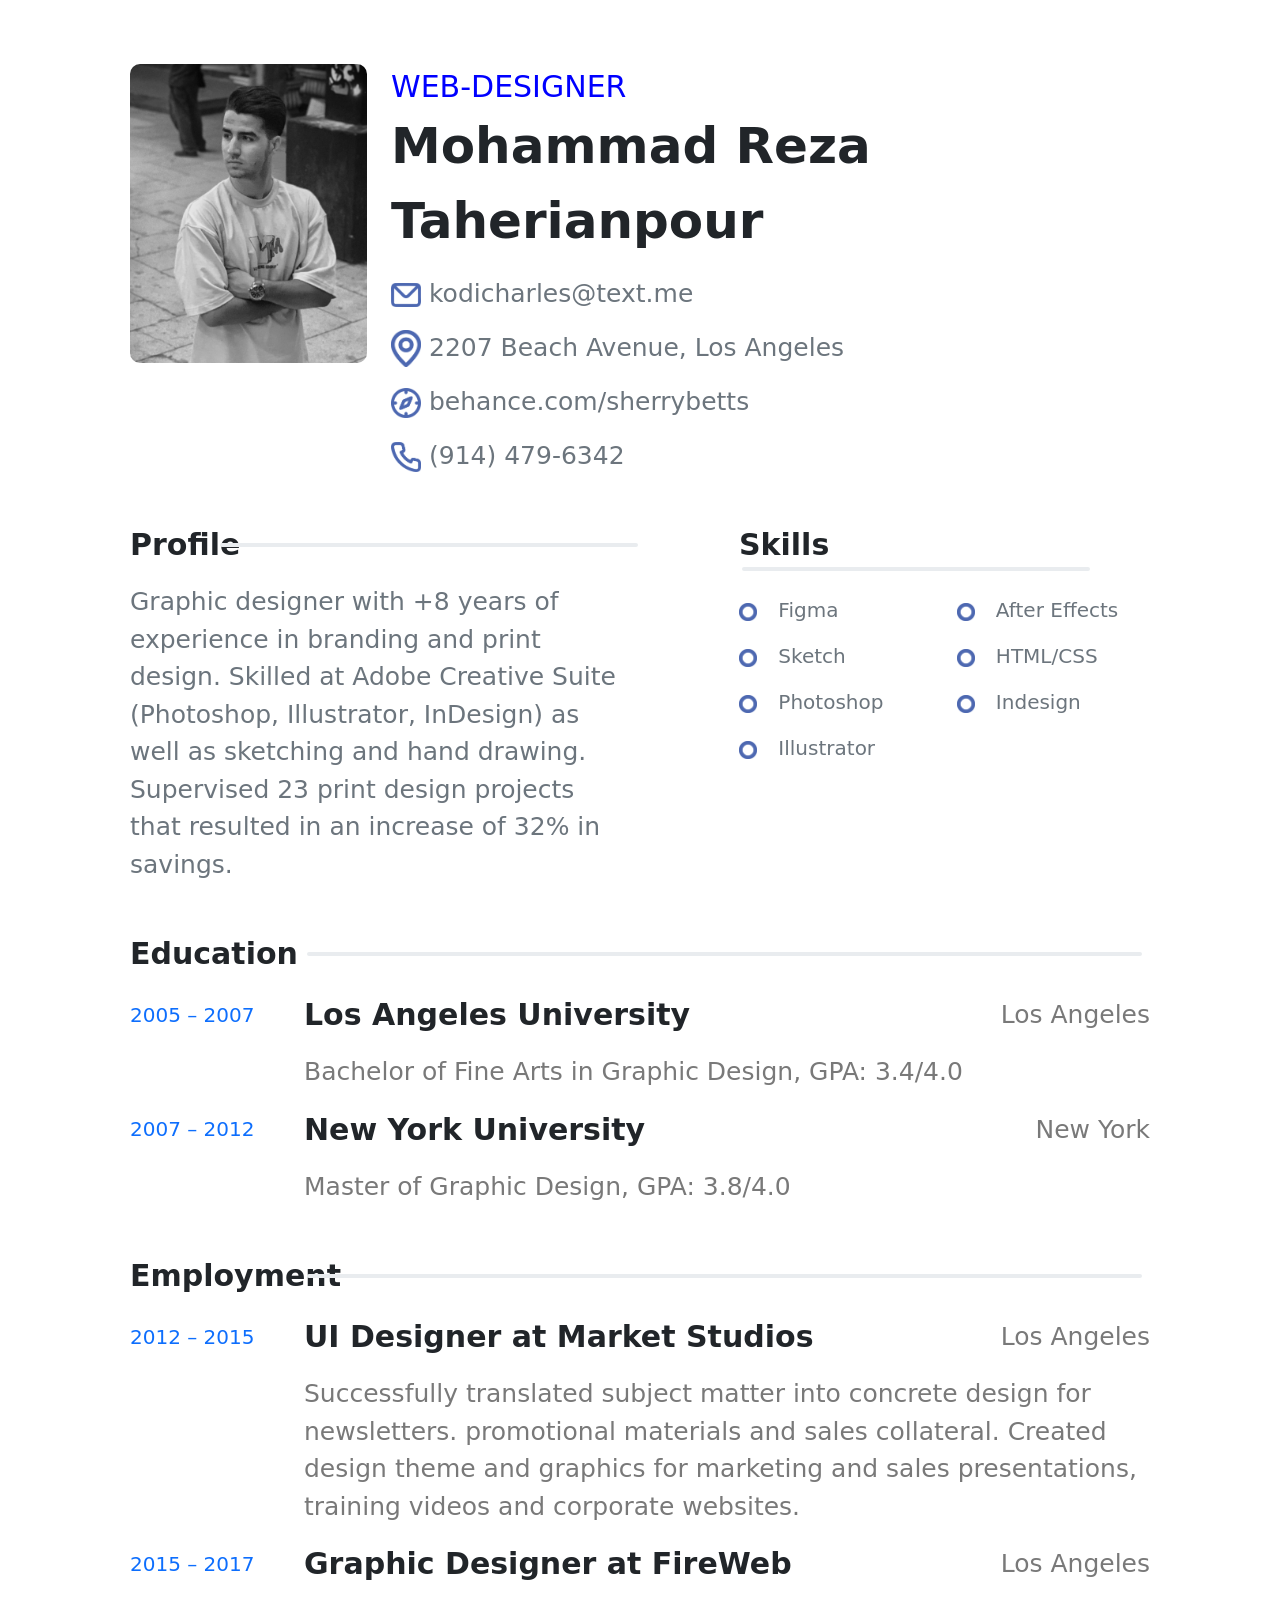
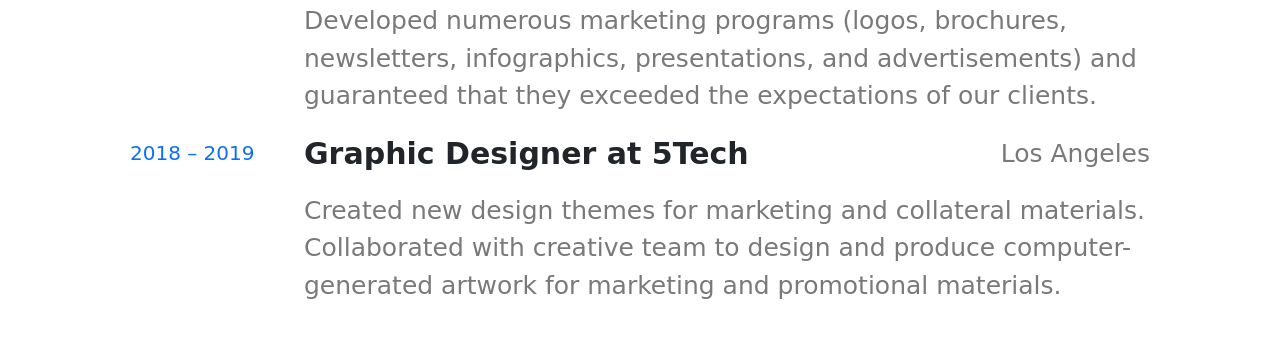
<file: index.html>
<!DOCTYPE html>
<html lang="en">
  <head>
    <meta charset="UTF-8" />
    <meta name="viewport" content="width=device-width, initial-scale=1.0" />
    <title>Document</title>
    <link
      href="https://cdn.jsdelivr.net/npm/bootstrap@5.0.2/dist/css/bootstrap.min.css"
      rel="stylesheet"
      integrity="sha384-EVSTQN3/azprG1Anm3QDgpJLIm9Nao0Yz1ztcQTwFspd3yD65VohhpuuCOmLASjC"
      crossorigin="anonymous"
    />
    <link href="style.css" rel="stylesheet" />
  </head>
  <body>
    <div class="container-fluid">
      <div class="row g-0 px-3">
        <div class="col-lg-1 d-none d-lg-block"></div>
        <div class="col-12 col-lg-10">
          <div class="row pt-5 mt-3">
            <!-- عکس پروفایل -->
            <div class="col-12 col-md-4 col-lg-3 text-center mb-3">
              <img class="pro img-fluid" src="/logo/me.png" alt="Profile" />
            </div>
            <div class="col-12 col-md-8 col-lg-9 text-center text-md-start">
              <div class="me-pro">WEB-DESIGNER</div>
              <div class="name">Mohammad Reza Taherianpour</div>
              <!-- راه های ارتباطی -->
              <div class="comm mt-3 text-secondary">
                <img class="vec me-2" src="logo/email.png" />kodicharles@text.me
              </div>
              <div class="comm mt-3 text-secondary">
                <img class="vec me-2" src="logo/map.png" />2207 Beach Avenue,
                Los Angeles
              </div>
              <div class="comm mt-3 text-secondary">
                <img
                  class="vec me-2"
                  src="logo/Safari.png"
                />behance.com/sherrybetts
              </div>
              <div class="comm mt-3 text-secondary">
                <img class="vec me-2" src="logo/phone.png" />(914) 479-6342
              </div>
            </div>
          </div>
        </div>
      </div>

      <!-- Profile & Skills -->
      <div class="row g-0 px-3">
        <div class="col-lg-1 d-none d-lg-block"></div>
        <div class="col-12 col-lg-10">
          <div class="row">
            <!-- Profile -->
            <div class="col-12 col-lg-6">
              <div class="row mt-5 align-items-center">
                <div class="text-b col-12 col-sm-3 col-lg-2">Profile</div>
                <div class="progress col-12 col-sm-9 col-lg-10"></div>
              </div>
              <div class="con mt-3 text-secondary">
                Graphic designer with +8 years of experience in branding and
                print design. Skilled at Adobe Creative Suite (Photoshop,
                Illustrator, InDesign) as well as sketching and hand drawing.
                Supervised 23 print design projects that resulted in an increase
                of 32% in savings.
              </div>
            </div>
            <div class="col-lg-1 d-none d-lg-block"></div>
            <!-- Skills -->
            <div class="col-12 col-lg-5 mt-5">
              <div class="row align-items-center">
                <div class="text-b col-12 col-sm-3 col-lg-2">Skills</div>
                <div class="progress col-12 col-sm-9 col-lg-10"></div>
              </div>
              <div class="row fs-5 mt-3 text-secondary">
                <div class="col-6">
                  <div class="mt-2">
                    <img class="icon" src="logo/circle.png" /> Figma
                  </div>
                  <div class="mt-3">
                    <img class="icon" src="logo/circle.png" /> Sketch
                  </div>
                  <div class="mt-3">
                    <img class="icon" src="logo/circle.png" /> Photoshop
                  </div>
                  <div class="mt-3">
                    <img class="icon" src="logo/circle.png" /> Illustrator
                  </div>
                </div>
                <div class="col-6">
                  <div class="mt-2">
                    <img class="icon" src="logo/circle.png" /> After Effects
                  </div>
                  <div class="mt-3">
                    <img class="icon" src="logo/circle.png" /> HTML/CSS
                  </div>
                  <div class="mt-3">
                    <img class="icon" src="logo/circle.png" /> Indesign
                  </div>
                </div>
              </div>
            </div>
          </div>
        </div>
      </div>

      <!-- Education -->
      <div class="row g-0 px-3">
        <div class="col-lg-1 d-none d-lg-block"></div>
        <div class="col-12 col-lg-10">
          <div class="row mt-5 align-items-center">
            <div class="text-b col-12 col-sm-3 col-lg-2">Education</div>
            <div class="progress col-12 col-sm-9 col-lg-10"></div>
          </div>
          <!-- Los Angeles -->
          <div class="row mt-3 align-items-center">
            <div class="col-12 col-md-3 col-lg-2 text-primary fs-5">
              2005 – 2007
            </div>
            <div class="col-12 col-md-6 col-lg-8 text-b">
              Los Angeles University
            </div>
            <div class="col-12 col-md-3 col-lg-2 text-md-end con">
              Los Angeles
            </div>
          </div>
          <div class="row">
            <div class="col-md-3 col-lg-2"></div>
            <div class="col-md-9 col-lg-10 mt-3 con">
              Bachelor of Fine Arts in Graphic Design, GPA: 3.4/4.0
            </div>
          </div>
          <!-- New York -->
          <div class="row mt-3 align-items-center">
            <div class="col-12 col-md-3 col-lg-2 text-primary fs-5">
              2007 – 2012
            </div>
            <div class="col-12 col-md-6 col-lg-8 text-b">
              New York University
            </div>
            <div class="col-12 col-md-3 col-lg-2 text-md-end con">New York</div>
          </div>
          <div class="row">
            <div class="col-md-3 col-lg-2"></div>
            <div class="col-md-9 col-lg-10 mt-3 con">
              Master of Graphic Design, GPA: 3.8/4.0
            </div>
          </div>
        </div>
      </div>

      <!-- Employment -->
      <div class="row g-0 mb-5 px-3">
        <div class="col-lg-1 d-none d-lg-block"></div>
        <div class="col-12 col-lg-10">
          <div class="row mt-5 align-items-center">
            <div class="text-b col-12 col-sm-3 col-lg-2">Employment</div>
            <div class="progress col-12 col-sm-9 col-lg-10"></div>
          </div>
          <!-- UI Designer -->
          <div class="row mt-3 align-items-center">
            <div class="col-12 col-md-3 col-lg-2 text-primary fs-5">
              2012 – 2015
            </div>
            <div class="col-12 col-md-6 col-lg-8 text-b">
              UI Designer at Market Studios
            </div>
            <div class="col-12 col-md-3 col-lg-2 text-md-end con">
              Los Angeles
            </div>
          </div>
          <div class="row">
            <div class="col-md-3 col-lg-2"></div>
            <div class="col-md-9 col-lg-10 mt-3 con">
              Successfully translated subject matter into concrete design for newsletters. promotional materials and sales collateral. Created design theme and graphics for marketing and sales presentations, training videos and corporate websites.
            </div>
          </div>
          <!-- Graphic Designer at FireWeb -->
          <div class="row mt-3 align-items-center">
            <div class="col-12 col-md-3 col-lg-2 text-primary fs-5">
              2015 – 2017
            </div>
            <div class="col-12 col-md-6 col-lg-8 text-b">
              Graphic Designer at FireWeb
            </div>
            <div class="col-12 col-md-3 col-lg-2 text-md-end con">
              Los Angeles
            </div>
          </div>
          <div class="row">
            <div class="col-md-3 col-lg-2"></div>
            <div class="col-md-9 col-lg-10 mt-3 con">
             Developed numerous marketing programs (logos, brochures, newsletters, infographics, presentations, and advertisements) and guaranteed that they exceeded the expectations of our clients.
            </div>
          </div>
          <!-- Graphic Designer at 5Tech -->
          <div class="row mt-3 align-items-center">
            <div class="col-12 col-md-3 col-lg-2 text-primary fs-5">
              2018 – 2019
            </div>
            <div class="col-12 col-md-6 col-lg-8 text-b">
              Graphic Designer at 5Tech
            </div>
            <div class="col-12 col-md-3 col-lg-2 text-md-end con">
              Los Angeles
            </div>
          </div>
          <div class="row">
            <div class="col-md-3 col-lg-2"></div>
            <div class="col-md-9 col-lg-10 mt-3 con">
             Created new design themes for marketing and collateral materials. Collaborated with creative team to design and produce computer-generated artwork for marketing and promotional materials.
            </div>
          </div>
        </div>
      </div>
    </div>

    <script
      src="https://cdn.jsdelivr.net/npm/@popperjs/core@2.9.2/dist/umd/popper.min.js"
      integrity="sha384-IQsoLXl5PILFhosVNubq5LC7Qb9DXgDA9i+tQ8Zj3iwWAwPtgFTxbJ8NT4GN1R8p"
      crossorigin="anonymous"
    ></script>
    <script
      src="https://cdn.jsdelivr.net/npm/bootstrap@5.0.2/dist/js/bootstrap.min.js"
      integrity="sha384-cVKIPhGWiC2Al4u+LWgxfKTRIcfu0JTxR+EQDz/bgldoEyl4H0zUF0QKbrJ0EcQF"
      crossorigin="anonymous"
    ></script>
  </body>
</html>
</file>
<file: style.css>
.pro {
  width: 270px;
  border-radius: 10px;
}
.me-pro {
  font-size: 30px;
  color: blue;
}
.name {
  font-size: 50px;
  font-weight: bold;
}
.vec {
  width: 30px;
}
.comm {
  font-size: 25px;
}
.text-b {
  font-size: 30px;
  font-weight: bold;
}
.progress {
  height: 4px;
}
.icon {
  width: 18px;
  align-items: center;
  margin-right: 15px;
}
.con {
  color: rgb(121, 121, 121);
  font-size: 25px;
}
@media (min-width: 570px) {
  .progress {
    width: 80%;
    margin-left: 15px;
  }
}
</file>
